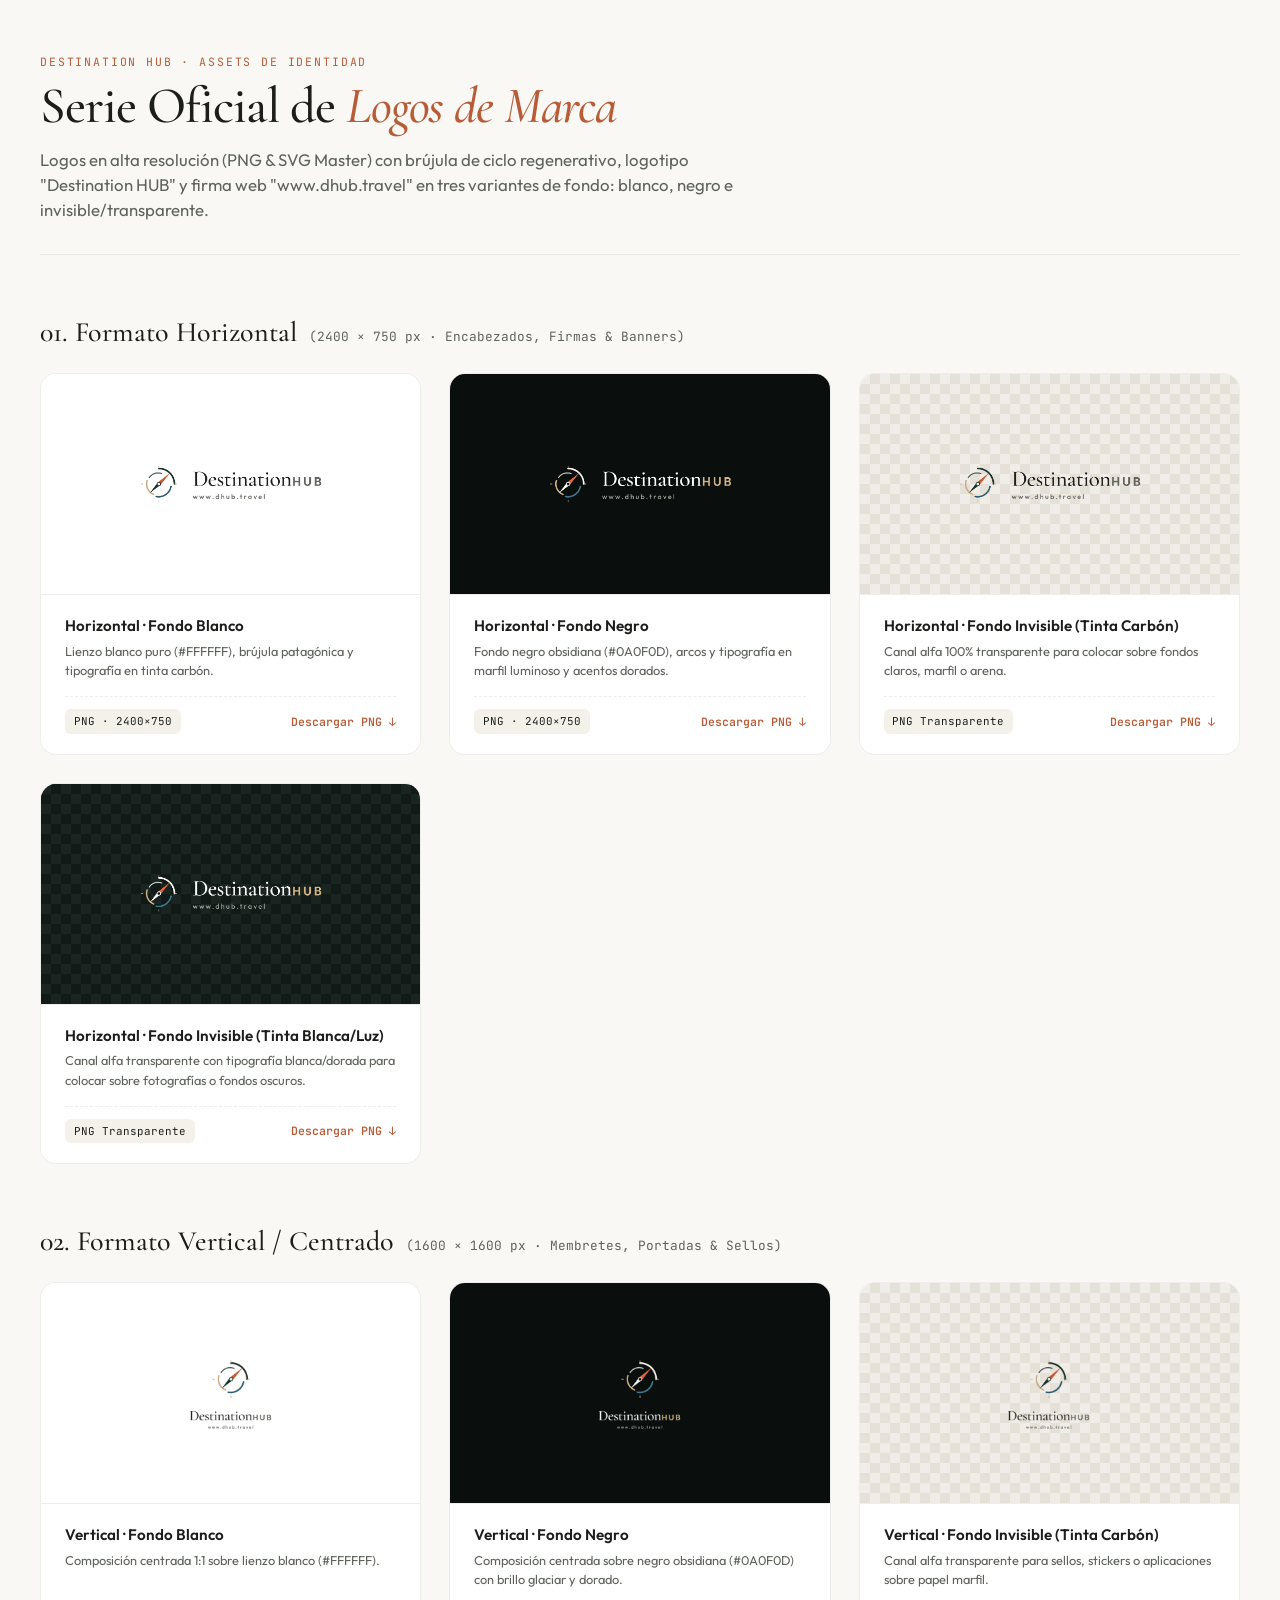
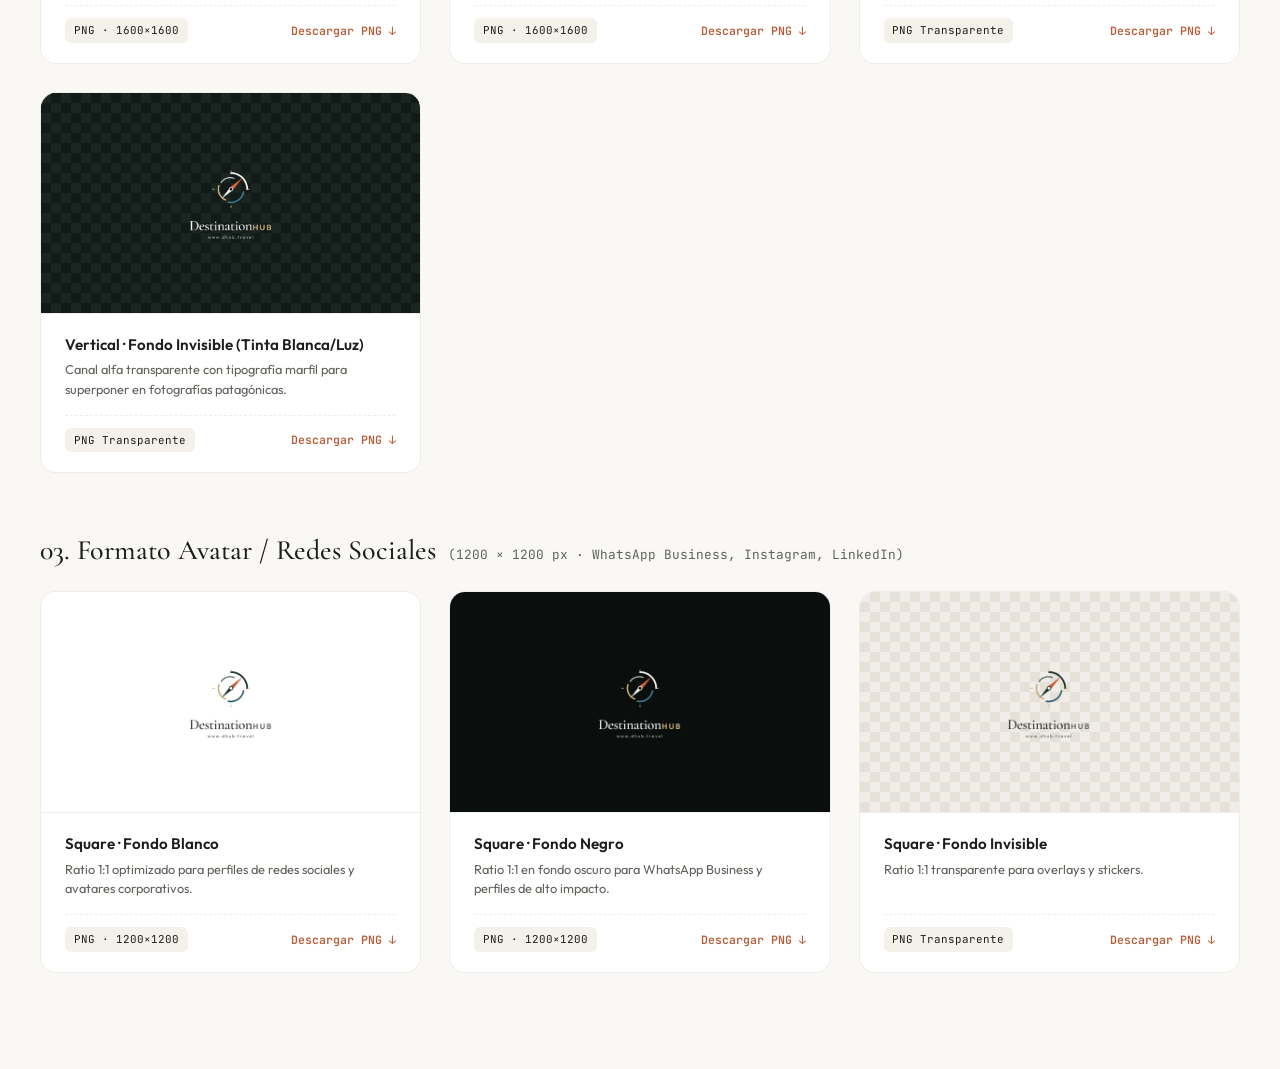
<file: img/logos/preview.html>
<!DOCTYPE html>
<html lang="es">
<head>
    <meta charset="UTF-8">
    <meta name="viewport" content="width=device-width, initial-scale=1.0">
    <title>Destination Hub — Brand Identity & Logos Deliverables</title>
    <link rel="preconnect" href="https://fonts.googleapis.com">
    <link rel="preconnect" href="https://fonts.gstatic.com" crossorigin>
    <link href="https://fonts.googleapis.com/css2?family=Cormorant+Garamond:wght@400;500;600&family=Outfit:wght@400;500;600&family=JetBrains+Mono:wght@400;500&display=swap" rel="stylesheet">
    <style>
        :root {
            --bg-canvas: #FAF8F5;
            --bg-surface: #FFFFFF;
            --color-carbon: #1C1E1B;
            --color-taupe: #5E635B;
            --color-terracota: #B85C38;
            --color-glaciar: #2B5B6C;
            --color-gold: #C29F68;
            --line-subtle: rgba(28, 30, 27, 0.08);
            --font-serif: 'Cormorant Garamond', Georgia, serif;
            --font-sans: 'Outfit', sans-serif;
            --font-mono: 'JetBrains Mono', monospace;
        }

        * { box-sizing: border-box; margin: 0; padding: 0; }
        body {
            background-color: var(--bg-canvas);
            color: var(--color-carbon);
            font-family: var(--font-sans);
            padding: 3rem 1.5rem 6rem;
            line-height: 1.5;
        }

        .container {
            max-width: 1200px;
            margin: 0 auto;
        }

        header {
            margin-bottom: 3.5rem;
            border-bottom: 1px solid var(--line-subtle);
            padding-bottom: 2rem;
        }

        .eyebrow {
            font-family: var(--font-mono);
            font-size: 0.72rem;
            letter-spacing: 0.16em;
            text-transform: uppercase;
            color: var(--color-terracota);
            display: inline-block;
            margin-bottom: 0.5rem;
        }

        h1 {
            font-family: var(--font-serif);
            font-size: clamp(2.2rem, 4vw, 3.2rem);
            font-weight: 500;
            letter-spacing: -0.02em;
            line-height: 1.1;
        }

        h1 em {
            font-style: italic;
            color: var(--color-terracota);
        }

        p.lead {
            font-size: 1.05rem;
            color: var(--color-taupe);
            margin-top: 0.75rem;
            max-width: 65ch;
        }

        .section-title {
            font-family: var(--font-serif);
            font-size: 1.75rem;
            font-weight: 500;
            margin: 3.5rem 0 1.25rem;
            display: flex;
            align-items: baseline;
            gap: 0.75rem;
        }

        .section-title span {
            font-family: var(--font-mono);
            font-size: 0.8rem;
            color: var(--color-taupe);
            font-weight: 400;
        }

        .grid {
            display: grid;
            grid-template-columns: repeat(auto-fit, minmax(320px, 1fr));
            gap: 1.75rem;
        }

        .logo-card {
            background: var(--bg-surface);
            border: 1px solid var(--line-subtle);
            border-radius: 16px;
            overflow: hidden;
            display: flex;
            flex-direction: column;
            transition: transform 0.25s ease, box-shadow 0.25s ease;
        }

        .logo-card:hover {
            transform: translateY(-3px);
            box-shadow: 0 18px 40px -15px rgba(28, 30, 27, 0.1);
        }

        .preview-box {
            position: relative;
            padding: 2.5rem 2rem;
            display: flex;
            align-items: center;
            justify-content: center;
            min-height: 220px;
        }

        .preview-box.bg-white {
            background-color: #FFFFFF;
        }

        .preview-box.bg-black {
            background-color: #0A0F0D;
        }

        .preview-box.bg-checker {
            background-color: #F0EDE8;
            background-image: 
                linear-gradient(45deg, #E6E1D8 25%, transparent 25%), 
                linear-gradient(-45deg, #E6E1D8 25%, transparent 25%), 
                linear-gradient(45deg, transparent 75%, #E6E1D8 75%), 
                linear-gradient(-45deg, transparent 75%, #E6E1D8 75%);
            background-size: 20px 20px;
            background-position: 0 0, 0 10px, 10px -10px, -10px 0px;
        }

        .preview-box.bg-checker-dark {
            background-color: #1A2420;
            background-image: 
                linear-gradient(45deg, #111A16 25%, transparent 25%), 
                linear-gradient(-45deg, #111A16 25%, transparent 25%), 
                linear-gradient(45deg, transparent 75%, #111A16 75%), 
                linear-gradient(-45deg, transparent 75%, #111A16 75%);
            background-size: 20px 20px;
            background-position: 0 0, 0 10px, 10px -10px, -10px 0px;
        }

        .preview-img {
            max-width: 100%;
            height: auto;
            max-height: 140px;
            object-fit: contain;
            display: block;
        }

        .logo-info {
            padding: 1.25rem 1.5rem;
            background: #FFFFFF;
            border-top: 1px solid var(--line-subtle);
            flex-grow: 1;
            display: flex;
            flex-direction: column;
            justify-content: space-between;
        }

        .logo-name {
            font-weight: 600;
            font-size: 0.95rem;
            color: var(--color-carbon);
            margin-bottom: 0.25rem;
        }

        .logo-desc {
            font-size: 0.8rem;
            color: var(--color-taupe);
            margin-bottom: 1rem;
        }

        .logo-meta {
            display: flex;
            align-items: center;
            justify-content: space-between;
            gap: 0.5rem;
            padding-top: 0.75rem;
            border-top: 1px dashed var(--line-subtle);
        }

        .badge {
            font-family: var(--font-mono);
            font-size: 0.68rem;
            padding: 0.25rem 0.55rem;
            background: #F4F1EA;
            border-radius: 6px;
            color: var(--color-carbon);
        }

        .download-btn {
            font-family: var(--font-mono);
            font-size: 0.72rem;
            font-weight: 600;
            color: var(--color-terracota);
            text-decoration: none;
            display: inline-flex;
            align-items: center;
            gap: 0.25rem;
        }

        .download-btn:hover {
            text-decoration: underline;
        }
    </style>
</head>
<body>
    <div class="container">
        
        <header>
            <span class="eyebrow">DESTINATION HUB · ASSETS DE IDENTIDAD</span>
            <h1>Serie Oficial de <em>Logos de Marca</em></h1>
            <p class="lead">Logos en alta resolución (PNG & SVG Master) con brújula de ciclo regenerativo, logotipo "Destination HUB" y firma web "www.dhub.travel" en tres variantes de fondo: blanco, negro e invisible/transparente.</p>
        </header>

        <!-- 1. FORMATO HORIZONTAL -->
        <h2 class="section-title">01. Formato Horizontal <span>(2400 × 750 px · Encabezados, Firmas & Banners)</span></h2>
        <div class="grid">
            
            <div class="logo-card">
                <div class="preview-box bg-white">
                    <img src="destination-hub-logo-horizontal-white.png" alt="Logo Horizontal Fondo Blanco" class="preview-img">
                </div>
                <div class="logo-info">
                    <div>
                        <div class="logo-name">Horizontal · Fondo Blanco</div>
                        <div class="logo-desc">Lienzo blanco puro (#FFFFFF), brújula patagónica y tipografía en tinta carbón.</div>
                    </div>
                    <div class="logo-meta">
                        <span class="badge">PNG · 2400×750</span>
                        <a href="destination-hub-logo-horizontal-white.png" download class="download-btn">Descargar PNG ↓</a>
                    </div>
                </div>
            </div>

            <div class="logo-card">
                <div class="preview-box bg-black">
                    <img src="destination-hub-logo-horizontal-black.png" alt="Logo Horizontal Fondo Negro" class="preview-img">
                </div>
                <div class="logo-info">
                    <div>
                        <div class="logo-name">Horizontal · Fondo Negro</div>
                        <div class="logo-desc">Fondo negro obsidiana (#0A0F0D), arcos y tipografía en marfil luminoso y acentos dorados.</div>
                    </div>
                    <div class="logo-meta">
                        <span class="badge">PNG · 2400×750</span>
                        <a href="destination-hub-logo-horizontal-black.png" download class="download-btn">Descargar PNG ↓</a>
                    </div>
                </div>
            </div>

            <div class="logo-card">
                <div class="preview-box bg-checker">
                    <img src="destination-hub-logo-horizontal-transparent.png" alt="Logo Horizontal Fondo Invisible" class="preview-img">
                </div>
                <div class="logo-info">
                    <div>
                        <div class="logo-name">Horizontal · Fondo Invisible (Tinta Carbón)</div>
                        <div class="logo-desc">Canal alfa 100% transparente para colocar sobre fondos claros, marfil o arena.</div>
                    </div>
                    <div class="logo-meta">
                        <span class="badge">PNG Transparente</span>
                        <a href="destination-hub-logo-horizontal-transparent.png" download class="download-btn">Descargar PNG ↓</a>
                    </div>
                </div>
            </div>

            <div class="logo-card">
                <div class="preview-box bg-checker-dark">
                    <img src="destination-hub-logo-horizontal-transparent-white.png" alt="Logo Horizontal Fondo Invisible Blanco" class="preview-img">
                </div>
                <div class="logo-info">
                    <div>
                        <div class="logo-name">Horizontal · Fondo Invisible (Tinta Blanca/Luz)</div>
                        <div class="logo-desc">Canal alfa transparente con tipografía blanca/dorada para colocar sobre fotografías o fondos oscuros.</div>
                    </div>
                    <div class="logo-meta">
                        <span class="badge">PNG Transparente</span>
                        <a href="destination-hub-logo-horizontal-transparent-white.png" download class="download-btn">Descargar PNG ↓</a>
                    </div>
                </div>
            </div>

        </div>

        <!-- 2. FORMATO VERTICAL / CENTRADO -->
        <h2 class="section-title">02. Formato Vertical / Centrado <span>(1600 × 1600 px · Membretes, Portadas & Sellos)</span></h2>
        <div class="grid">
            
            <div class="logo-card">
                <div class="preview-box bg-white">
                    <img src="destination-hub-logo-vertical-white.png" alt="Logo Vertical Fondo Blanco" class="preview-img">
                </div>
                <div class="logo-info">
                    <div>
                        <div class="logo-name">Vertical · Fondo Blanco</div>
                        <div class="logo-desc">Composición centrada 1:1 sobre lienzo blanco (#FFFFFF).</div>
                    </div>
                    <div class="logo-meta">
                        <span class="badge">PNG · 1600×1600</span>
                        <a href="destination-hub-logo-vertical-white.png" download class="download-btn">Descargar PNG ↓</a>
                    </div>
                </div>
            </div>

            <div class="logo-card">
                <div class="preview-box bg-black">
                    <img src="destination-hub-logo-vertical-black.png" alt="Logo Vertical Fondo Negro" class="preview-img">
                </div>
                <div class="logo-info">
                    <div>
                        <div class="logo-name">Vertical · Fondo Negro</div>
                        <div class="logo-desc">Composición centrada sobre negro obsidiana (#0A0F0D) con brillo glaciar y dorado.</div>
                    </div>
                    <div class="logo-meta">
                        <span class="badge">PNG · 1600×1600</span>
                        <a href="destination-hub-logo-vertical-black.png" download class="download-btn">Descargar PNG ↓</a>
                    </div>
                </div>
            </div>

            <div class="logo-card">
                <div class="preview-box bg-checker">
                    <img src="destination-hub-logo-vertical-transparent.png" alt="Logo Vertical Fondo Invisible" class="preview-img">
                </div>
                <div class="logo-info">
                    <div>
                        <div class="logo-name">Vertical · Fondo Invisible (Tinta Carbón)</div>
                        <div class="logo-desc">Canal alfa transparente para sellos, stickers o aplicaciones sobre papel marfil.</div>
                    </div>
                    <div class="logo-meta">
                        <span class="badge">PNG Transparente</span>
                        <a href="destination-hub-logo-vertical-transparent.png" download class="download-btn">Descargar PNG ↓</a>
                    </div>
                </div>
            </div>

            <div class="logo-card">
                <div class="preview-box bg-checker-dark">
                    <img src="destination-hub-logo-vertical-transparent-white.png" alt="Logo Vertical Fondo Invisible Blanco" class="preview-img">
                </div>
                <div class="logo-info">
                    <div>
                        <div class="logo-name">Vertical · Fondo Invisible (Tinta Blanca/Luz)</div>
                        <div class="logo-desc">Canal alfa transparente con tipografía marfil para superponer en fotografías patagónicas.</div>
                    </div>
                    <div class="logo-meta">
                        <span class="badge">PNG Transparente</span>
                        <a href="destination-hub-logo-vertical-transparent-white.png" download class="download-btn">Descargar PNG ↓</a>
                    </div>
                </div>
            </div>

        </div>

        <!-- 3. FORMATO AVATAR / PROFILE -->
        <h2 class="section-title">03. Formato Avatar / Redes Sociales <span>(1200 × 1200 px · WhatsApp Business, Instagram, LinkedIn)</span></h2>
        <div class="grid">
            
            <div class="logo-card">
                <div class="preview-box bg-white">
                    <img src="destination-hub-logo-square-white.png" alt="Logo Cuadrado Fondo Blanco" class="preview-img">
                </div>
                <div class="logo-info">
                    <div>
                        <div class="logo-name">Square · Fondo Blanco</div>
                        <div class="logo-desc">Ratio 1:1 optimizado para perfiles de redes sociales y avatares corporativos.</div>
                    </div>
                    <div class="logo-meta">
                        <span class="badge">PNG · 1200×1200</span>
                        <a href="destination-hub-logo-square-white.png" download class="download-btn">Descargar PNG ↓</a>
                    </div>
                </div>
            </div>

            <div class="logo-card">
                <div class="preview-box bg-black">
                    <img src="destination-hub-logo-square-black.png" alt="Logo Cuadrado Fondo Negro" class="preview-img">
                </div>
                <div class="logo-info">
                    <div>
                        <div class="logo-name">Square · Fondo Negro</div>
                        <div class="logo-desc">Ratio 1:1 en fondo oscuro para WhatsApp Business y perfiles de alto impacto.</div>
                    </div>
                    <div class="logo-meta">
                        <span class="badge">PNG · 1200×1200</span>
                        <a href="destination-hub-logo-square-black.png" download class="download-btn">Descargar PNG ↓</a>
                    </div>
                </div>
            </div>

            <div class="logo-card">
                <div class="preview-box bg-checker">
                    <img src="destination-hub-logo-square-transparent.png" alt="Logo Cuadrado Fondo Invisible" class="preview-img">
                </div>
                <div class="logo-info">
                    <div>
                        <div class="logo-name">Square · Fondo Invisible</div>
                        <div class="logo-desc">Ratio 1:1 transparente para overlays y stickers.</div>
                    </div>
                    <div class="logo-meta">
                        <span class="badge">PNG Transparente</span>
                        <a href="destination-hub-logo-square-transparent.png" download class="download-btn">Descargar PNG ↓</a>
                    </div>
                </div>
            </div>

        </div>

    </div>
</body>
</html>
</file>
